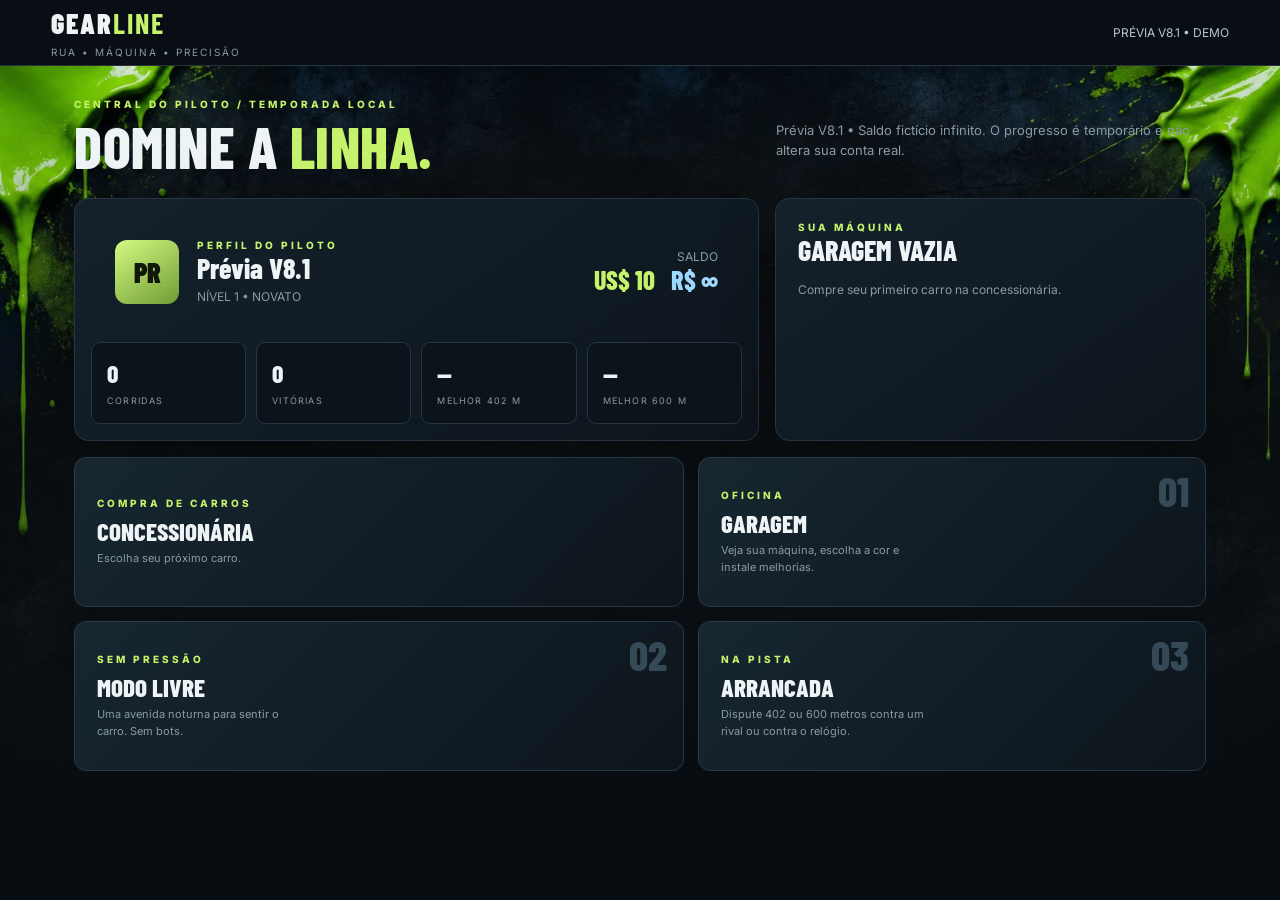
<file: -preview/index.html>
<!doctype html>
<html lang="pt-BR">
<head><base href="../"><meta name="robots" content="noindex,nofollow">
<meta charset="utf-8"><meta name="viewport" content="width=device-width,initial-scale=1,viewport-fit=cover">
<title>GearLine V8.1 — Prévia de carros</title>
<link rel="stylesheet" href="-src/gearline.css?v=20261124-convites">
<style>#logout,#authForm,#musicHeader{display:none!important}</style>
</head>
<body>
<header class="top"><div><div><button class="brand brand-home" id="brandHome" type="button" aria-label="GearLine — voltar à tela inicial" disabled>GEAR<b>LINE</b></button></div><small>RUA • MÁQUINA • PRECISÃO</small></div><div class="topright"><details class="music-player hidden" id="musicHeader"><summary>Música</summary><div class="music-panel"><p data-track aria-live="polite"></p><div class="music-actions"><button class="btn secondary" type="button" data-play>Ouvir</button><button class="btn secondary" type="button" data-next>Próxima</button></div><label>Volume <input type="range" data-volume min="0" max="100" value="25"></label></div></details><span id="topuser">MODO OFFLINE</span><button class="btn ghost" id="logout" style="padding:8px 11px">SAIR</button></div></header>
<main class="wrap">
<section id="auth" class="login panel">
 <div class="eyebrow">Demonstração sem conta real</div><h1>CARREGANDO<br>A PRÉVIA.</h1>
 <form id="authForm">
  <label class="field hidden" id="pilotField"><span>NOME DE PILOTO</span><input id="username" maxlength="18" minlength="2" autocomplete="nickname" placeholder="Ex.: PilotoSP"></label>
  <label class="field"><span>E-MAIL</span><input id="email" type="email" autocomplete="username" required placeholder="voce@email.com"></label>
  <label class="field" id="passwordField"><span>SENHA</span><input id="password" type="password" autocomplete="current-password" required></label>
  <div class="auth-options" id="authOptions">
   <label class="remember"><input id="remember" type="checkbox"> Lembrar de mim</label>
   <button type="button" id="forgot">Esqueci a senha</button>
  </div>
  <button class="btn full" id="enter" type="submit">ENTRAR</button>
  <button class="btn secondary full" id="authSwitch" type="button">CRIAR CONTA</button>
 </form>
 <div id="autherr" class="error" role="status"></div>
</section>
<section id="home" class="hidden">
 <div class="hero"><div><div class="eyebrow">Central do piloto / temporada local</div><h1>DOMINE A <span style="color:var(--lime)">LINHA.</span></h1></div><p>Prévia V8.1 • Saldo fictício infinito. O progresso é temporário e não altera sua conta real.</p></div>
 <div class="profilegrid">
  <div class="panel" style="padding:16px"><div class="pilot"><div class="avatar" id="avatar">GL</div><div><div class="eyebrow">Perfil do piloto</div><h2 id="pilotname">Piloto</h2><div class="muted" id="level">NÍVEL 1 • NOVATO</div></div><div class="money"><div class="muted">SALDO</div><div class="money-values"><strong id="cashUsd">US$ 10</strong><strong id="cash">R$ 20.000</strong></div></div></div><div class="stats"><div class="stat"><strong id="races">0</strong><span>Corridas</span></div><div class="stat"><strong id="wins">0</strong><span>Vitórias</span></div><div class="stat"><strong id="best">—</strong><span>Melhor 402 m</span></div><div class="stat"><strong id="best600">—</strong><span>Melhor 600 m</span></div></div></div>
  <div class="panel specs"><div class="eyebrow">Sua máquina</div><h2 id="profileCarName">VOLKSWAGEN GOL G1</h2><div class="muted" id="profileCarDetail">Quadrado • 1.8 aspirado • Tração dianteira</div><div id="profileCarStats" style="margin-top:18px"><div class="spec"><label>Potência <b id="powtxt">110 cv</b></label><div class="bar"><i id="powbar" style="width:35%"></i></div></div><div class="spec"><label>Nitro <b id="nitxt">Base</b></label><div class="bar"><i id="nibar" style="width:20%"></i></div></div></div><button id="profileGarage" class="btn secondary full" onclick="show('garage')" style="margin-top:10px">ABRIR GARAGEM →</button></div>
 </div>
 <div class="menu">
  <button class="tile" onclick="show('dealer')"><div class="eyebrow">Compra de carros</div><h3>CONCESSIONÁRIA</h3><p>Escolha seu próximo carro.</p></button>
  <button class="tile" onclick="show('garage')"><span class="num">01</span><div class="eyebrow">Oficina</div><h3>GARAGEM</h3><p>Veja sua máquina, escolha a cor e instale melhorias.</p></button>
  <button class="tile" onclick="startGame('free')"><span class="num">02</span><div class="eyebrow">Sem pressão</div><h3>MODO LIVRE</h3><p>Uma avenida noturna para sentir o carro. Sem bots.</p></button>
  <button class="tile" onclick="show('raceChoice')"><span class="num">03</span><div class="eyebrow">Na pista</div><h3>ARRANCADA</h3><p>Dispute 402 ou 600 metros contra um rival ou contra o relógio.</p></button>
 </div>
</section>
<section id="raceChoice" class="hidden" aria-labelledby="raceChoiceTitle">
 <div class="hero"><h1 id="raceChoiceTitle">ARRANCADA</h1><button class="btn secondary" onclick="show('home')">← VOLTAR AO PERFIL</button></div>
 <fieldset class="race-tracks">
  <legend>Pista</legend>
  <label><input type="radio" name="raceTrack" value="night" checked><span><strong>402 m</strong><small>Recorde pessoal <b id="trackBest402">—</b></small></span></label>
  <label><input type="radio" name="raceTrack" value="dusk"><span><strong>600 m</strong><small>Recorde pessoal <b id="trackBest600">—</b></small></span></label>
 </fieldset>
 <div class="dealer-grid">
  <button class="tile" type="button" onclick="startGame('race')"><h3>CONTRA BOT</h3><p>Dispute com um rival de nível parecido com o seu.</p></button>
  <button class="tile" type="button" onclick="startGame('race','clock')"><h3>CONTRA O RELÓGIO</h3><p>Corra sozinho para bater seu melhor tempo.</p></button>
 </div>
</section>
<section id="raceLobby" class="hidden" aria-labelledby="raceLobbyTitle">
 <div class="hero"><h1 id="raceLobbyTitle">CONVITES</h1><button class="btn secondary" type="button" onclick="show('raceChoice')">← VOLTAR</button></div>
 <div class="panel race-lobby">
  <form id="inviteForm">
   <label class="field"><span>NOME DO PILOTO</span><input id="invitePilot" required minlength="2" maxlength="18" autocomplete="off"></label>
   <button class="btn" id="inviteSend" type="submit">CONVIDAR · <span id="inviteDistance">402 m</span></button>
  </form>
  <p id="inviteStatus" class="muted" role="status"></p>
  <ul id="inviteList" class="invite-list" aria-label="Convites ativos"></ul>
 </div>
</section>
<section id="dealer" class="hidden">
 <div class="hero"><div><h1>CONCESSIONÁRIA</h1><p class="muted">Saldo <strong id="dealerCash"></strong></p></div><button class="btn secondary" onclick="show('home')">← VOLTAR AO PERFIL</button></div>
 <div class="dealer-grid">
  <article class="panel specs"><div class="eyebrow">Volkswagen</div><h2>Gol Quadrado</h2><p class="muted">1.8 aspirado • 110 cv</p><button class="btn full" id="buy-gol" type="button">Comprar</button></article>
  <article class="panel specs"><div class="eyebrow">Peugeot</div><h2>Peugeot 206</h2><p class="muted">105 cv • aceita kit turbo</p><button class="btn full" id="buy-peugeot206" type="button">Comprar</button></article>
  <article class="panel specs"><div class="eyebrow">Chevrolet</div><h2>Astra 2.0</h2><p class="muted">121 cv • aceita kit turbo</p><button class="btn full" id="buy-astra" type="button">Comprar</button></article>
  <article class="panel specs"><div class="eyebrow">Chevrolet</div><h2>Chevette SL</h2><p class="muted">1.6 • 75 cv • tração traseira</p><button class="btn full" id="buy-chevette" type="button">Comprar</button></article>
 </div>
</section>
<section id="garage" class="hidden">
 <div class="hero"><div><div class="eyebrow">Oficina / garagem</div><h1>SUA <span style="color:var(--lime)">MÁQUINA.</span></h1></div><button class="btn secondary" onclick="show('home')">← VOLTAR AO PERFIL</button></div>
 <div class="garagegrid"><div class="panel carstage"><div class="eyebrow" id="garageCarProject">Volkswagen Gol • projeto 001</div><canvas id="carcanvas" width="900" height="360"></canvas><div class="stagefoot"><div><b id="garageCarName">GOL QUADRADO</b><div class="muted" id="garageCarDetail">1.8 aspirado • FWD • 5 marchas</div></div><label class="vehicle-picker">Carro <select id="vehicleChoice"><option value="gol">Gol Quadrado</option><option value="peugeot206">Peugeot 206</option><option value="astra">Astra 2.0</option><option value="chevette">Chevette SL</option></select></label></div></div>
 <div class="panel specs"><div class="eyebrow">Ficha técnica</div><h2>CONFIGURAÇÃO</h2><div class="spec"><label>Potência <b id="gpow">110 cv</b></label><div class="bar"><i id="gpowbar" style="width:35%"></i></div></div><div class="spec"><label>Peso <b id="garageCarWeight">980 kg</b></label><div class="bar"><i style="width:48%"></i></div></div><div class="spec"><label>Tração <b id="garageCarTraction">Dianteira</b></label><div class="bar"><i style="width:72%"></i></div></div><div class="spec"><label>Nitro <b id="gnit">Não instalado</b></label><div class="bar"><i id="gnibar" style="width:0%"></i></div></div><div class="garage-shop-heading"><div class="eyebrow">Peças disponíveis</div><div class="garage-balance"><span class="muted">Saldo</span> <strong id="garageCash"></strong></div></div><div class="garage-tabs" role="group" aria-label="Categorias da garagem">
 <button class="btn secondary" id="garageMotorTab" aria-pressed="true" type="button">Motor</button>
 <button class="btn secondary" id="garageStyleTab" aria-pressed="false" type="button">Customização</button>
</div>
<div id="garageMotor"><div class="upgrade"><span>Acerto de motor (baixa e média)</span><div class="upgrade-actions"><button class="btn" id="buytune">R$ 900</button><button class="btn ghost hidden" id="remove-buytune" type="button">Retirar</button></div></div><div class="upgrade"><span>Escape dimensionado (alta)</span><div class="upgrade-actions"><button class="btn" id="buyexhaust">R$ 650</button><button class="btn ghost hidden" id="remove-buyexhaust" type="button">Retirar</button></div></div><div class="upgrade"><span>Kit nitro (+reserva)</span><div class="upgrade-actions"><button class="btn" id="buynitro">R$ 1.200</button><button class="btn ghost hidden" id="remove-buynitro" type="button">Retirar</button></div></div><div class="upgrade"><span>Relação curta de câmbio</span><div class="upgrade-actions"><button class="btn" id="buyshortgear">R$ 1.400</button><button class="btn ghost hidden" id="remove-buyshortgear" type="button">Retirar</button></div></div><div class="upgrade hidden" id="peugeotTurbo"><span id="turboUpgradeLabel">Kit turbo</span><div class="upgrade-actions"><button class="btn" id="buyturbo">R$ 3.500</button><button class="btn ghost hidden" id="remove-buyturbo" type="button">Retirar</button></div></div></div>
<div id="garageStyle" class="hidden">
 <div class="upgrade"><span>Pintura</span><div class="row"><button class="btn secondary" onclick="changeColor(-1)">COR −</button><button class="btn secondary" onclick="changeColor(1)">COR +</button></div></div><div class="upgrade"><span>Kit backfire (chama e som)</span><div class="upgrade-actions"><button class="btn" id="buybackfire">R$ 2.000</button><button class="btn ghost hidden" id="remove-buybackfire" type="button">Retirar</button></div></div><div class="upgrade"><span>Suspensão</span><div class="upgrade-actions"><button class="btn" id="buylowered">R$ 800</button><button class="btn ghost hidden" id="remove-buylowered" type="button">Retirar</button></div></div>
 <fieldset class="suspension-settings hidden" id="suspensionSettings">
  <legend>Altura da suspensão</legend>
  <label>Dianteira <select id="frontDrop"></select></label>
  <label>Traseira <select id="rearDrop"></select></label>
  <button class="btn ghost" id="resetHeight" type="button">Voltar ao original</button>
 </fieldset>
</div></div></div>
</section>
<section id="driving" class="hidden">
 <div class="hero"><div><div class="eyebrow" id="gametype">Modo livre</div><h1 id="gametitle">AVENIDA <span style="color:var(--lime)">NOTURNA.</span></h1></div><div class="row"><button class="btn ghost" onclick="show('home')">← SAIR</button><button class="btn secondary" id="fullscreenGame" type="button">Tela cheia</button><button class="btn secondary" id="pause">Ⅱ PAUSAR</button></div></div><details class="music-player music-driving"><summary>Música</summary><div class="music-panel"><p data-track aria-live="polite"></p><div class="music-actions"><button class="btn secondary" type="button" data-play>Ouvir</button><button class="btn secondary" type="button" data-next>Próxima</button></div><label>Volume <input type="range" data-volume min="0" max="100" value="25"></label></div></details><p class="mobile-display-status" id="mobileDisplayStatus" role="status"></p>
 <div class="game"><div class="gameview"><canvas id="road" width="1000" height="600"></canvas><div class="hud"><div class="chip" id="modechip">FREE DRIVE</div><div class="chip" id="carchip">GOL 1.8</div><div class="chip hidden" id="rivalchip"></div></div>
 <div class="race-map hidden" id="raceMap" role="img" aria-label="Mapa da arrancada. Jogador em verde na faixa de baixo, rival em azul na faixa de cima."><div class="race-map-track" aria-hidden="true"><span class="map-car map-rival" id="mapRival"></span><span class="map-car map-player" id="mapPlayer"></span></div></div>
 </div><aside class="panel side"><div class="eyebrow" style="text-align:center">Painel / telemetria</div><div class="telemetry"><div class="speed"><span id="speed">0</span><small> km/h</small></div><div class="muted" style="text-align:center">VELOCIDADE</div><div class="rpmbar"><i id="rpmfill"></i></div><div class="rpm-labels" style="display:flex;justify-content:space-between;font-size:9px;color:var(--muted)"><span>0 RPM</span><span id="rpmtext">900 RPM</span><span id="rpmmax">7.000</span></div><div class="gear" id="gear">N<small>MARCHA</small></div><div class="muted" style="text-align:center" id="nitrostatus">NITRO: INDISPONÍVEL</div></div><div class="steering" id="steering"><button class="btn secondary" id="steerL" aria-label="Esquerda"><span class="desktop-control">↑ A / ESQUERDA</span><span class="touch-control" aria-hidden="true"><b>←</b><small>Esquerda</small></span></button><button class="btn secondary" id="steerR" aria-label="Direita"><span class="desktop-control">↓ D / DIREITA</span><span class="touch-control" aria-hidden="true"><b>→</b><small>Direita</small></span></button></div><div class="pedals"><button class="pedal" id="brake" aria-label="Freio"><span class="desktop-control">FREIO<br>S / ↓</span><span class="touch-control" aria-hidden="true"><b>↓</b><small>Freio</small></span></button><button class="pedal" id="throttle" aria-label="Acelerar"><span class="desktop-control">ACELERADOR<br>W / ↑</span><span class="touch-control" aria-hidden="true"><b>▲</b><small>Acelerar</small></span></button></div><div class="shift"><button id="down" aria-label="Marcha"><span class="desktop-control">− Q</span><span class="touch-control" aria-hidden="true"><b>−</b><small>Marcha</small></span></button><button id="up" aria-label="Marcha"><span class="desktop-control">+ E</span><span class="touch-control" aria-hidden="true"><b>+</b><small>Marcha</small></span></button></div><button class="btn secondary full" id="nitrobtn" style="margin-top:8px" aria-label="Nitro"><span class="desktop-control">NITRO • N</span><span class="touch-control" aria-hidden="true"><b>N₂O</b><small>Nitro</small></span></button><div class="racemsg" id="racemsg"></div><div class="help">Engate a 1ª com E antes de sair. TECLADO: W/↑ acelerar · S/↓ frear · Q/E marchas · segure N com o acelerador para usar nitro · A/D direção progressiva no modo livre · Esc pausar. No toque, mantenha pressionados os pedais.</div></aside></div>
</section>
<section id="result" class="result panel hidden" aria-labelledby="resulttitle">
 <div class="eyebrow" id="resultMode">Arrancada • 402 m</div>
 <h1 id="resulttitle">LINHA CRUZADA</h1>
 <div class="race-comparison">
  <div class="race-time race-player"><span>VOCÊ</span><strong id="resulttime">—</strong><small id="resultPlayerCar"></small></div>
  <div class="race-time race-rival" id="resultRival"><span>RIVAL</span><strong id="rivalTime">—</strong><small id="resultRivalCar"></small></div>
 </div>
 <p class="race-gap" id="resultGap">Diferença na chegada <strong id="raceGap">—</strong></p>
 <div class="stats race-stats">
  <div class="stat"><strong id="resultspd">0</strong><span>KM/H NA CHEGADA</span></div>
  <div class="stat"><strong id="resultrpm">—</strong><span>MARCHA FINAL</span></div>
  <div class="stat"><strong id="resultcash">+R$ 0</strong><span>RECOMPENSA</span></div>
  <div class="stat"><strong id="resultxp">+0</strong><span>XP</span></div>
 </div>
 <div class="race-actions"><button class="btn" id="raceRetry">CORRER NOVAMENTE</button><button class="btn secondary" onclick="show('home')">VOLTAR AO PERFIL</button></div>
</section>
</main><div id="toast" class="toast hidden"></div>
<script src="-preview/fixture.js"></script>
<script src="-src/exhaust.js"></script>
<script src="-src/peugeot206.js"></script>
<script src="-preview/new-vehicles.js?v=20261125-chevette4"></script>
<script src="-preview/new-engine-audio.js?v=20261125-audio"></script>
<script src="-preview/race-physics.js?v=20261125-audio"></script>
<script src="-preview/game.js?v=20261125-chevette4"></script></body></html>
</file>
